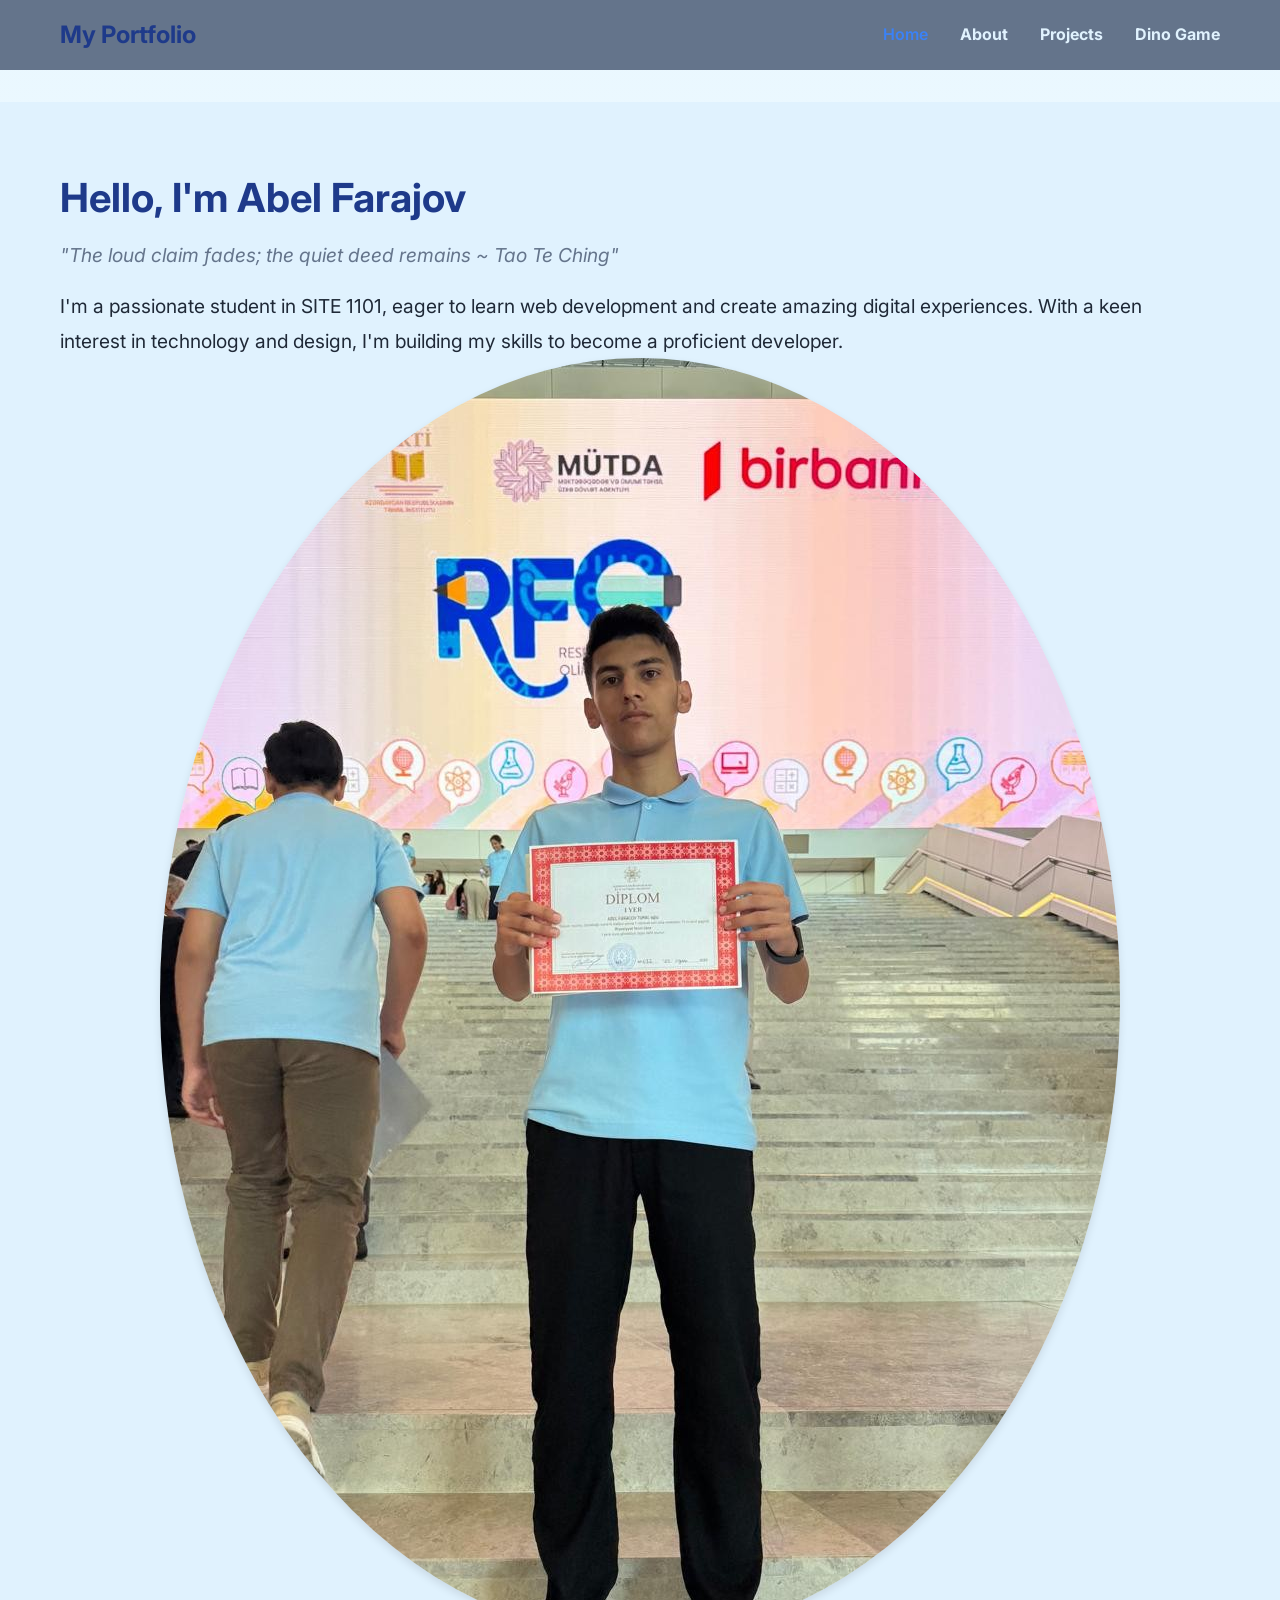
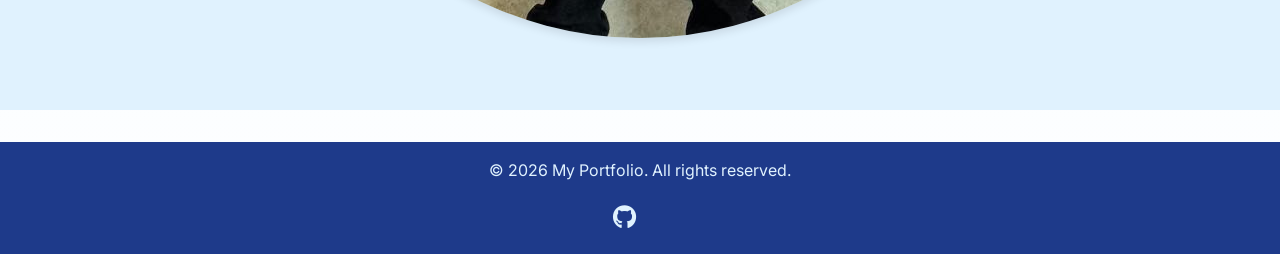
<file: index.html>
<!DOCTYPE html>
<html lang="en">
<head>
    <meta charset="UTF-8">
    <meta name="viewport" content="width=device-width, initial-scale=1.0">
    <title>Home - My Portfolio</title>
    <link rel="preconnect" href="https://fonts.googleapis.com">
    <link rel="preconnect" href="https://fonts.gstatic.com" crossorigin>
    <link href="https://fonts.googleapis.com/css2?family=Inter:wght@300;400;500;600;700&display=swap" rel="stylesheet">
    <link rel="stylesheet" href="style.css">
    <link rel="stylesheet" href="https://cdnjs.cloudflare.com/ajax/libs/font-awesome/6.0.0/css/all.min.css">
</head>
<body>
    <nav>
      <div class="container nav-container">
        <h1>My Portfolio</h1>
        <ul class="nav-links">
          <li><a href="index.html" class="active">Home</a></li>
          <li><a href="about.html">About</a></li>
          <li><a href="projects.html">Projects</a></li>
          <li><a href="game.html">Dino Game</a></li>
        </ul>
      </div>
    </nav>
    <main>
        <section class="hero">
            <div class="container">
                <div class="hero-content">
                    <h1>Hello, I'm Abel Farajov</h1>
                    <p class="hero-quote">"The loud claim fades; the quiet deed remains ~ Tao Te Ching"</p>
                    <p>I'm a passionate student in SITE 1101, eager to learn web development and create amazing digital experiences. With a keen interest in technology and design, I'm building my skills to become a proficient developer.</p>
                </div>
                <div class="hero-image">
                    <img src="images/profile.jpg" alt="Profile Photo">
                </div>
            </div>
        </section>
    </main>
    <footer>
      <div class="container">
        <p>&copy; 2026 My Portfolio. All rights reserved.</p>
        <div class="footer-links">
          <a href="https://github.com/abef088-arch" target="_blank" title="GitHub"><i class="fab fa-github"></i></a>
          <a href="https://www.codecademy.com/profiles/tag1670267955" target="_blank" title="Codecademy"><i class="fab fa-codecademy"></i></a>
        </div>
      </div>
    </footer>
</body>
</html>
</file>
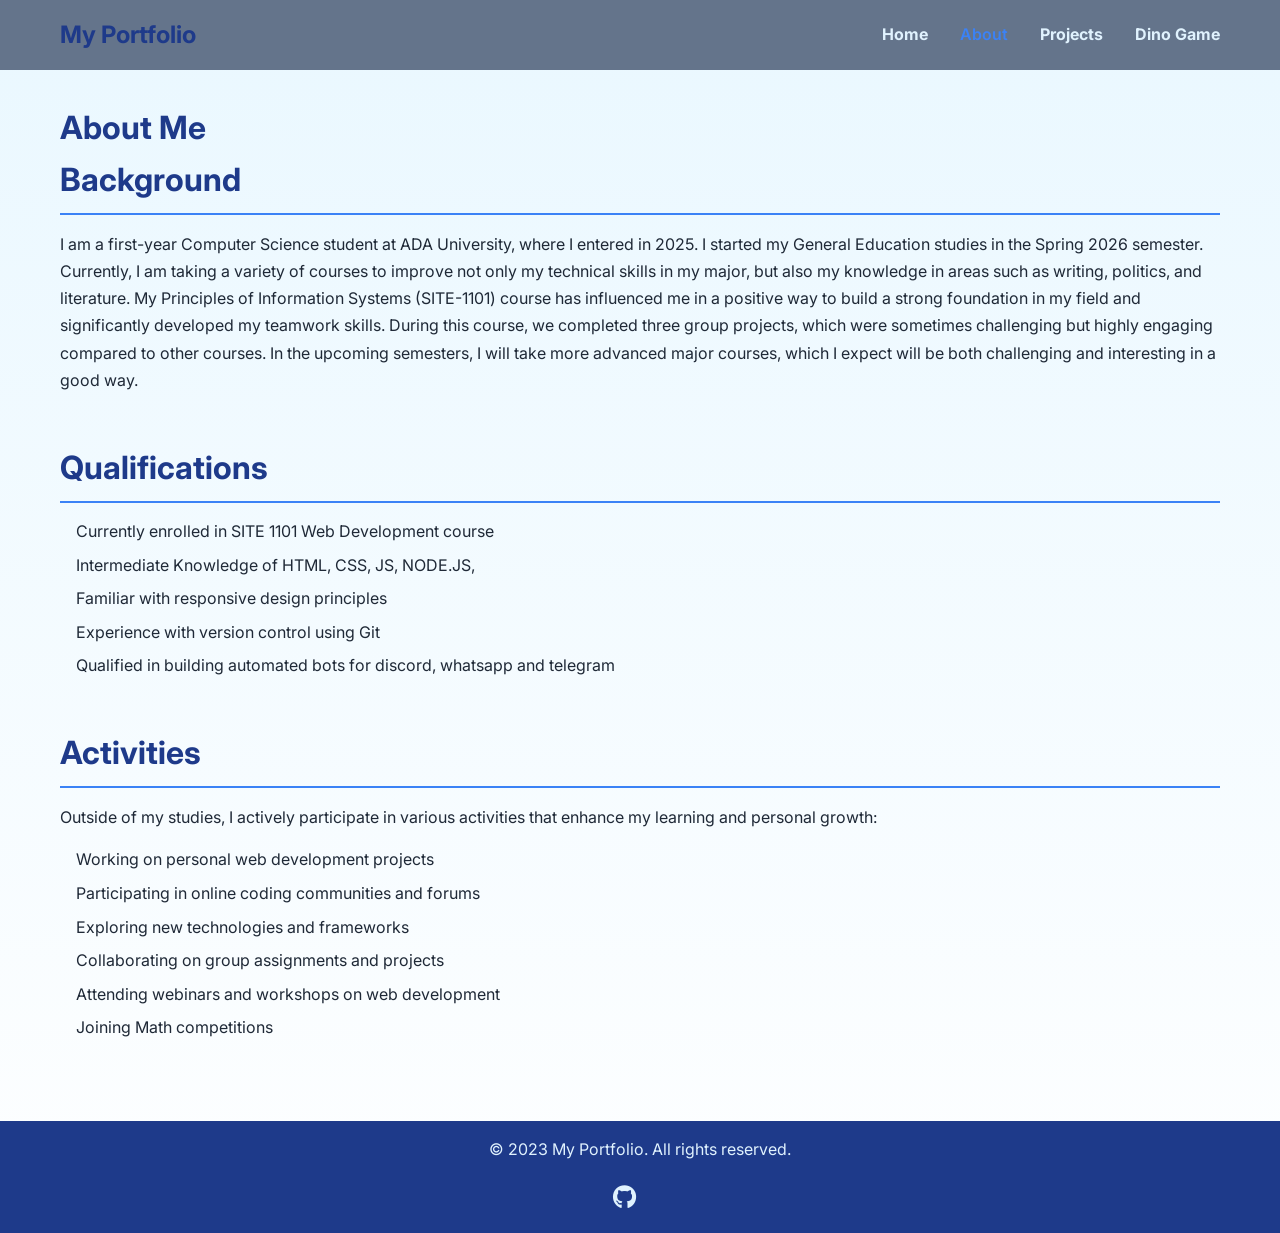
<file: about.html>
<!DOCTYPE html>
<html lang="en">
<head>
    <meta charset="UTF-8">
    <meta name="viewport" content="width=device-width, initial-scale=1.0">
    <title>About - My Portfolio</title>
    <link rel="preconnect" href="https://fonts.googleapis.com">
    <link rel="preconnect" href="https://fonts.gstatic.com" crossorigin>
    <link href="https://fonts.googleapis.com/css2?family=Inter:wght@300;400;500;600;700&display=swap" rel="stylesheet">
    <link rel="stylesheet" href="style.css">
    <link rel="stylesheet" href="https://cdnjs.cloudflare.com/ajax/libs/font-awesome/6.4.2/css/all.min.css">
</head>
<body>
    <nav>
      <div class="container nav-container">
        <h1>My Portfolio</h1>
        <ul class="nav-links">
          <li><a href="index.html">Home</a></li>
          <li><a href="about.html" class="active">About</a></li>
          <li><a href="projects.html">Projects</a></li>
          <li><a href="game.html">Dino Game</a></li>
        </ul>
      </div>
    </nav>
    <main>
        <div class="container">
            <h1>About Me</h1>
            
            <section class="about-section">
                <h2>Background</h2>
                <p>I am a first-year Computer Science student at ADA University, where I entered in 2025. I started my General Education studies in the Spring 2026 semester. Currently, I am taking a variety of courses to improve not only my technical skills in my major, but also my knowledge in areas such as writing, politics, and literature. My Principles of Information Systems (SITE-1101) course has influenced me in a positive way to build a strong foundation in my field and significantly developed my teamwork skills. During this course, we completed three group projects, which were sometimes challenging but highly engaging compared to other courses. In the upcoming semesters, I will take more advanced major courses, which I expect will be both challenging and interesting in a good way.</p>
            </section>
            
            <section class="about-section">
                <h2>Qualifications</h2>
                <ul>
                    <li>Currently enrolled in SITE 1101 Web Development course</li>
                    <li>Intermediate Knowledge of HTML, CSS, JS, NODE.JS, </li>
                    <li>Familiar with responsive design principles</li>
                    <li>Experience with version control using Git</li>
                    <li>Qualified in building automated bots for discord, whatsapp and telegram</li>
                </ul>
            </section>
            
            <section class="about-section">
                <h2>Activities</h2>
                <p>Outside of my studies, I actively participate in various activities that enhance my learning and personal growth:</p>
                <ul>
                    <li>Working on personal web development projects</li>
                    <li>Participating in online coding communities and forums</li>
                    <li>Exploring new technologies and frameworks</li>
                    <li>Collaborating on group assignments and projects</li>
                    <li>Attending webinars and workshops on web development</li>
                    <li>Joining Math competitions </li>
                </ul>
            </section>
        </div>
    </main>
    <footer>
      <div class="container">
        <p>&copy; 2023 My Portfolio. All rights reserved.</p>
        <div class="footer-links">
          <a href="https://github.com/abef088-arch" target="_blank" title="GitHub"><i class="fab fa-github"></i></a>
          <a href="https://www.codecademy.com/profiles/tag1670267955" target="_blank" title="Codecademy"><i class="fab fa-codecademy"></i></a>
        </div>
      </div>
    </footer>
</body>
</html>
</file>
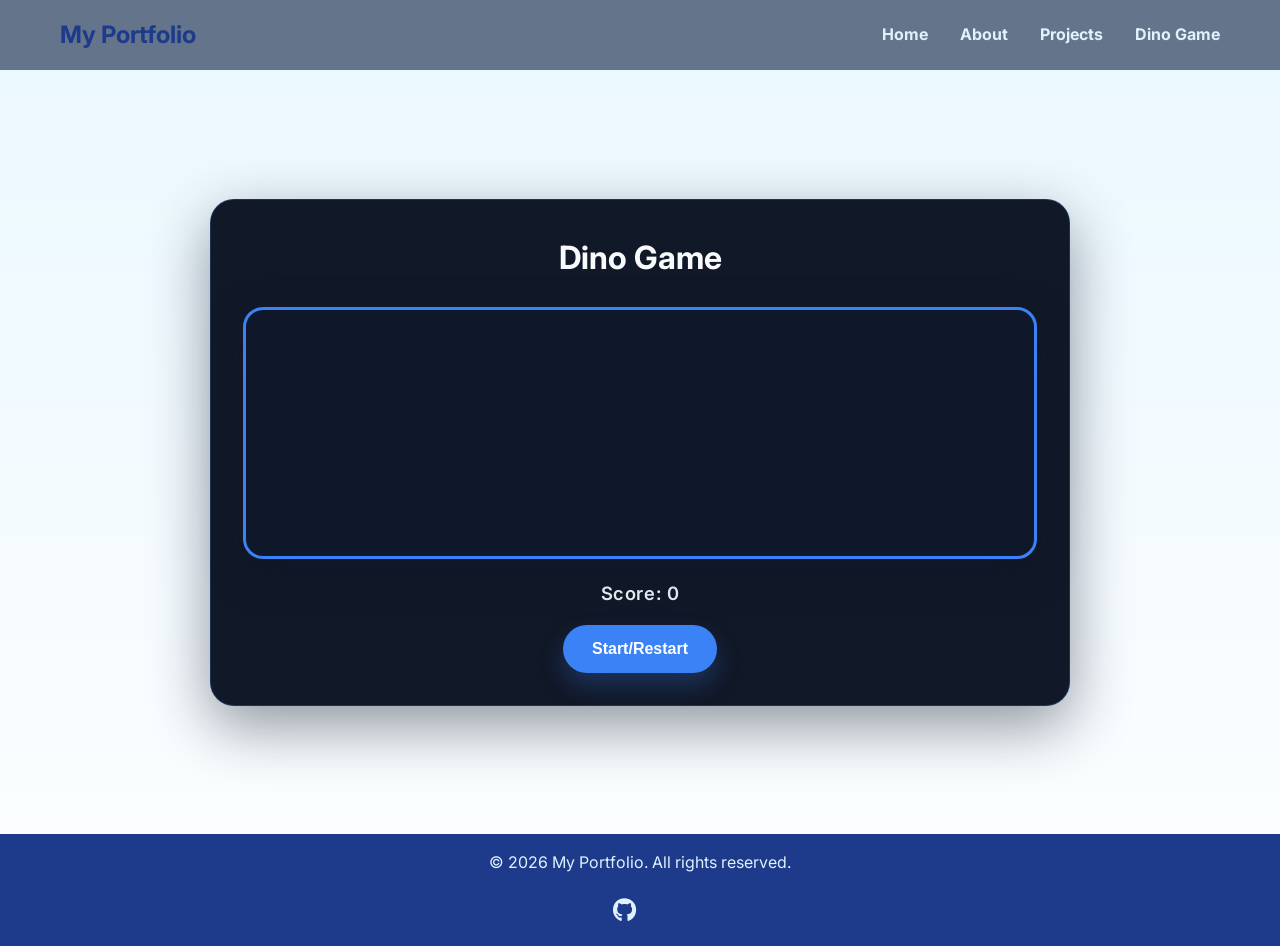
<file: game.html>
<!DOCTYPE html>
<html lang="en">
<head>
    <meta charset="UTF-8">
    <meta name="viewport" content="width=device-width, initial-scale=1.0">
    <title>Dino Game - My Portfolio</title>
    <link rel="preconnect" href="https://fonts.googleapis.com">
    <link rel="preconnect" href="https://fonts.gstatic.com" crossorigin>
    <link href="https://fonts.googleapis.com/css2?family=Inter:wght@300;400;500;600;700&display=swap" rel="stylesheet">
    <link rel="stylesheet" href="style.css">
    <link rel="stylesheet" href="https://cdnjs.cloudflare.com/ajax/libs/font-awesome/6.4.2/css/all.min.css">
</head>
<body>
    <div id="nav"></div>
    <main>
        <section class="game-section">
            <div class="container">
                <div id="game-container">
                    <h1>Dino Game</h1>
                    <canvas id="gameCanvas" width="800" height="250"></canvas>
                    <div class="score-display">Score: 0</div>
                    <button id="startRestartButton">Start/Restart</button>
                </div>
            </div>
        </section>
    </main>
    <div id="footer"></div>
    <script src="script.js"></script>
    <script src="game.js"></script>
</body>
</html>
</file>
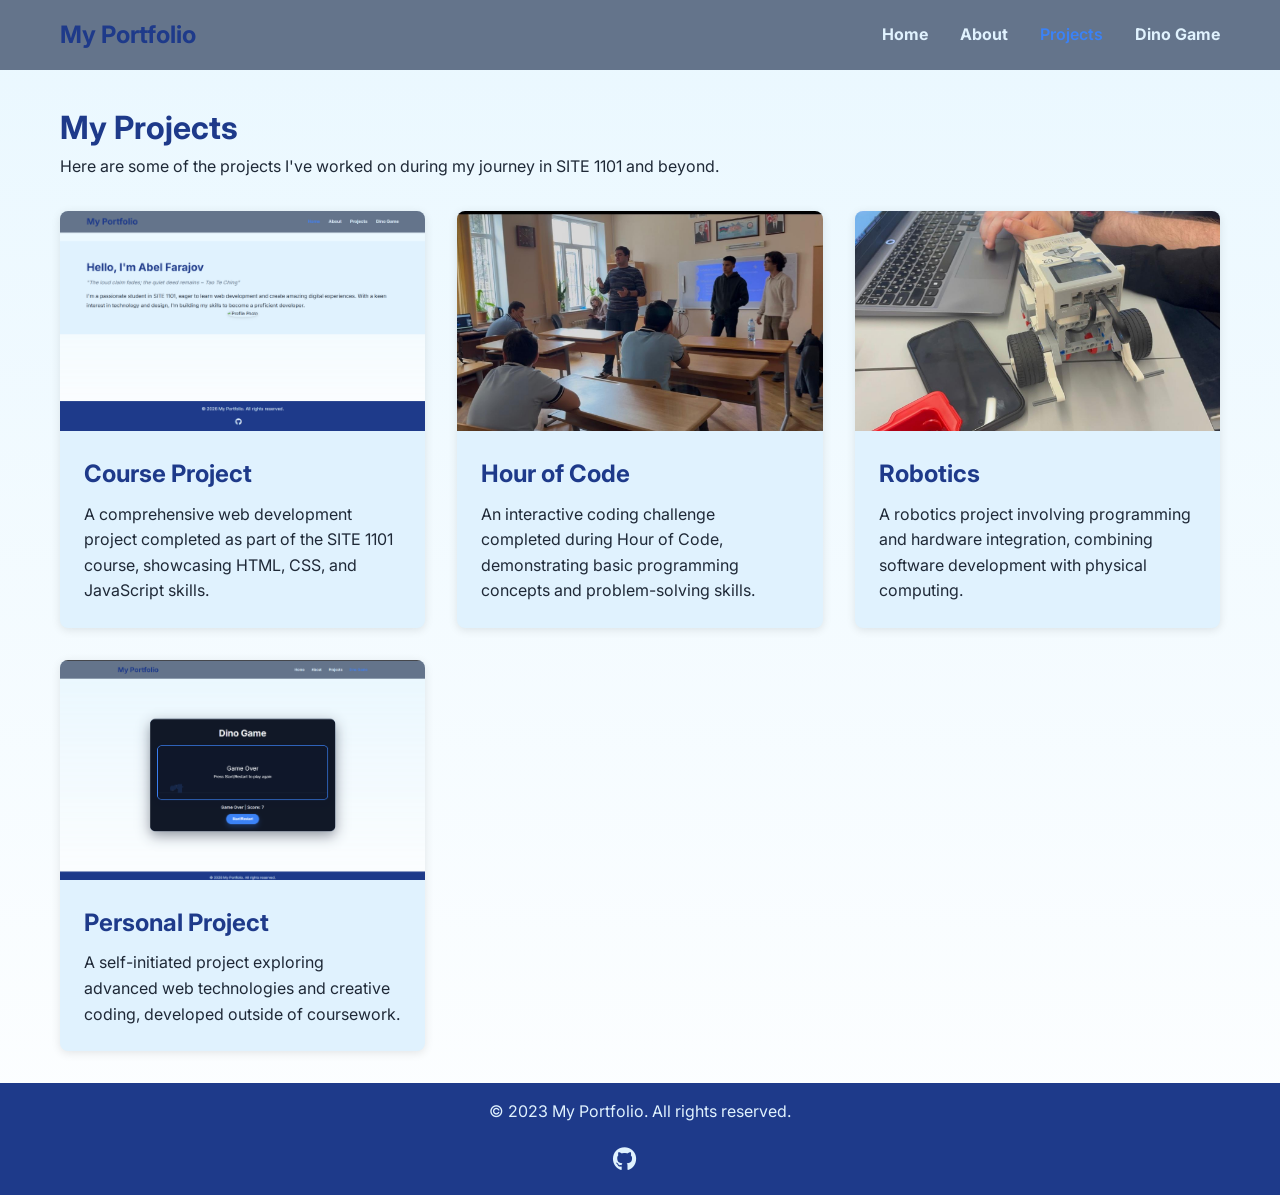
<file: projects.html>
<!DOCTYPE html>
<html lang="en">
<head>
    <meta charset="UTF-8">
    <meta name="viewport" content="width=device-width, initial-scale=1.0">
    <title>Projects - My Portfolio</title>
    <link rel="preconnect" href="https://fonts.googleapis.com">
    <link rel="preconnect" href="https://fonts.gstatic.com" crossorigin>
    <link href="https://fonts.googleapis.com/css2?family=Inter:wght@300;400;500;600;700&display=swap" rel="stylesheet">
    <link rel="stylesheet" href="style.css">
    <link rel="stylesheet" href="https://cdnjs.cloudflare.com/ajax/libs/font-awesome/6.0.0/css/all.min.css">
</head>
<body>
    <nav>
      <div class="container nav-container">
        <h1>My Portfolio</h1>
        <ul class="nav-links">
          <li><a href="index.html">Home</a></li>
          <li><a href="about.html">About</a></li>
          <li><a href="projects.html" class="active">Projects</a></li>
          <li><a href="game.html">Dino Game</a></li>
        </ul>
      </div>
    </nav>
    <main>
        <div class="container">
            <h1>My Projects</h1>
            <p>Here are some of the projects I've worked on during my journey in SITE 1101 and beyond.</p>
            
            <div class="projects-grid">
                <div class="project-card">
                    <img src="images/Image1.png" alt="Course Project Screenshot" class="project-image">
                    <div class="project-content">
                        <h3 class="project-title">Course Project</h3>
                        <p class="project-description">A comprehensive web development project completed as part of the SITE 1101 course, showcasing HTML, CSS, and JavaScript skills.</p>
                    </div>
                </div>
                
                <div class="project-card">
                    <img src="images/Image2.png" alt="Hour of Code Screenshot" class="project-image">
                    <div class="project-content">
                        <h3 class="project-title">Hour of Code</h3>
                        <p class="project-description">An interactive coding challenge completed during Hour of Code, demonstrating basic programming concepts and problem-solving skills.</p>
                    </div>
                </div>
                
                <div class="project-card">
                    <img src="images/Image3.png" alt="Robotics Project Screenshot" class="project-image">
                    <div class="project-content">
                        <h3 class="project-title">Robotics</h3>
                        <p class="project-description">A robotics project involving programming and hardware integration, combining software development with physical computing.</p>
                    </div>
                </div>
                
                <div class="project-card">
                    <img src="images/Image4.png" alt="Personal Project Screenshot" class="project-image">
                    <div class="project-content">
                        <h3 class="project-title">Personal Project</h3>
                        <p class="project-description">A self-initiated project exploring advanced web technologies and creative coding, developed outside of coursework.</p>
                    </div>
                </div>
            </div>
        </div>
    </main>
    <footer>
      <div class="container">
        <p>&copy; 2023 My Portfolio. All rights reserved.</p>
        <div class="footer-links">
          <a href="https://github.com/abef088-arch" target="_blank" title="GitHub"><i class="fab fa-github"></i></a>
          <a href="https://www.codecademy.com/profiles/AbelFarajov" target="_blank" title="Codecademy"><i class="fab fa-codecademy"></i></a>
        </div>
      </div>
    </footer>
</body>
</html>
</file>
<file: style.css>
*/
:root {
  --primary-color: #1e3a8a; /* Deep Blue */
  --secondary-color: #64748b; /* Slate Gray */
  --background-color: #ffffff; /* White */
  --text-color: #374151; /* Dark Gray */
  --accent-color: #3b82f6; /* Light Blue for accents */
}

h1, h2, h3 {
  color: var(--primary-color);
}
* {
  margin: 0;
  padding: 0;
  box-sizing: border-box;
}

body {
  font-family: 'Inter', sans-serif;
  line-height: 1.6;
  color: var(--text-color);
  background-color: var(--background-color);
}

.container {
  max-width: 1200px;
  margin: 0 auto;
  padding: 0 20px;
}

/* Navigation */
nav {
  background-color: var(--secondary-color);
  padding: 1rem 0;
}

.nav-container {
  display: flex;
  justify-content: space-between;
  align-items: center;
}

.nav-links {
  list-style: none;
  display: flex;
}

.nav-links li {
  margin-left: 2rem;
}

.nav-links a {
  color: var(--background-color);
  text-decoration: none;
  font-weight: bold;
  transition: color 0.3s;
}

.nav-links a.active {
  color: var(--accent-color);
  font-weight: 600;
}

/* Main Content */
main {
  min-height: calc(100vh - 200px); /* Adjust for nav and footer */
  padding: 2rem 0;
}

/* Footer */
footer {
  background-color: var(--primary-color);
  color: var(--background-color);
  padding: 1rem 0;
  text-align: center;
}

.footer-links {
  display: flex;
  justify-content: center;
  gap: 2rem;
  margin-top: 1rem;
}

.footer-links a {
  color: var(--background-color);
  text-decoration: none;
  font-size: 1.5rem;
  transition: color 0.3s;
}

.footer-links a:hover {
  color: var(--accent-color);
}

/* Hero Section */
.hero {
  display: flex;
  align-items: center;
  justify-content: space-between;
  padding: 4rem 0;
  background-color: var(--background-color);
}

.hero-content {
  flex: 1;
  padding-right: 2rem;
}

.hero-image {
  flex: 1;
  text-align: center;
}

.hero-image img {
  max-width: 100%;
  height: auto;
  border-radius: 50%;
  box-shadow: 0 4px 8px rgba(0, 0, 0, 0.1);
}

.hero h1 {
  font-size: 2.5rem;
  margin-bottom: 0.5rem;
  color: var(--primary-color);
}

.hero-quote {
  font-style: italic;
  color: var(--secondary-color);
  margin-bottom: 1rem;
  font-size: 1.1rem;
}

.hero p {
  font-size: 1.2rem;
  line-height: 1.8;
}

/* About Sections */
.about-section {
  margin-bottom: 3rem;
}

.about-section h2 {
  font-size: 2rem;
  margin-bottom: 1rem;
  color: var(--primary-color);
  border-bottom: 2px solid var(--accent-color);
  padding-bottom: 0.5rem;
}

.about-section p {
  margin-bottom: 1rem;
  line-height: 1.7;
}

.about-section ul {
  list-style: none;
  padding-left: 0;
}

.about-section li {
  margin-bottom: 0.5rem;
  padding-left: 1rem;
  position: relative;
}

/* Projects Grid */
.projects-grid {
  display: grid;
  grid-template-columns: repeat(auto-fit, minmax(280px, 1fr));
  gap: 2rem;
  margin-top: 2rem;
  align-items: stretch;
}

.project-card {
  background-color: var(--background-color);
  border-radius: 8px;
  box-shadow: 0 2px 10px rgba(0, 0, 0, 0.1);
  overflow: hidden;
  transition: transform 0.3s ease, box-shadow 0.3s ease;
  display: flex;
  flex-direction: column;
  height: 100%;
}

.project-card:hover {
  transform: translateY(-8px);
  box-shadow: 0 8px 25px rgba(0, 0, 0, 0.2);
}

.project-image {
  width: 100%;
  height: 220px !important;
  object-fit: cover !important;
}

.project-content {
  padding: 1.5rem;
  flex-grow: 1;
  display: flex;
  flex-direction: column;
  justify-content: space-between;
}

.project-title {
  font-size: 1.5rem;
  margin-bottom: 0.5rem;
  color: var(--primary-color);
}

.project-description {
  color: var(--text-color);
  line-height: 1.6;
}

/* Responsive Design */
@media (max-width: 768px) {
  /* Navigation adjustments */
  .nav-links li {
    margin-left: 1rem;
  }

  .nav-links a {
    font-size: 0.9rem;
  }

  /* Main content padding */
  main {
    padding: 1rem 0;
  }

  .container {
    padding: 0 15px;
  }

  /* Hero section */
  .hero {
    flex-direction: column;
    padding: 2rem 0;
  }

  .hero-content {
    padding-right: 0;
    margin-bottom: 1.5rem;
  }

  .hero h1 {
    font-size: 1.8rem;
  }

  .hero p {
    font-size: 1rem;
  }

  .hero-quote {
    font-size: 0.95rem;
  }

  /* About sections */
  .about-section h2 {
    font-size: 1.5rem;
  }

  .about-section p {
    font-size: 0.95rem;
  }

  /* Projects grid */
  .projects-grid {
    grid-template-columns: 1fr;
    gap: 1.5rem;
    margin-top: 1.5rem;
  }

  .project-card {
    width: 100%;
  }

  .project-image {
    height: 220px !important;
  }

  .project-content {
    padding: 1rem;
  }

  .project-title {
    font-size: 1.2rem;
  }

  .project-description {
    font-size: 0.9rem;
  }

  /* Footer */
  .footer-links {
    gap: 1rem;
  }

  .footer-links a {
    font-size: 1.2rem;
  }
}

/* Extra small screens */
@media (max-width: 480px) {
  .container {
    padding: 0 10px;
  }

  .hero h1 {
    font-size: 1.5rem;
  }

  .hero p {
    font-size: 0.9rem;
  }

  .about-section h2 {
    font-size: 1.3rem;
  }

  .project-title {
    font-size: 1rem;
  }

  .project-content {
    padding: 0.75rem;
  }

  .nav-links li {
    margin-left: 0.75rem;
  }
}

/* style.css - Modular and Responsive Styles */

/* Color Palette */
:root {
  --primary-color: #1e3a8a; /* Deep Blue */
  --secondary-color: #64748b; /* Slate Gray */
  --background-color: #e0f2fe; /* Soft Sky Blue */
  --text-color: #1f2937; /* Dark Gray */
  --accent-color: #3b82f6; /* Light Blue for accents */
}

h1, h2, h3 {
  color: var(--primary-color);
}
* {
  margin: 0;
  padding: 0;
  box-sizing: border-box;
}

body {
  font-family: 'Inter', sans-serif;
  line-height: 1.6;
  color: var(--text-color);
  background-color: var(--background-color);
  background-image: linear-gradient(180deg, rgba(236, 249, 255, 0.8), rgba(255, 255, 255, 0.95));
  background-repeat: no-repeat;
}

.container {
  max-width: 1200px;
  margin: 0 auto;
  padding: 0 20px;
}

/* Navigation */
nav {
  background-color: var(--secondary-color);
  padding: 1rem 0;
}

.nav-container {
  display: flex;
  justify-content: space-between;
  align-items: center;
}

.nav-links {
  list-style: none;
  display: flex;
}

.nav-links li {
  margin-left: 2rem;
}

.nav-links a {
  color: var(--background-color);
  text-decoration: none;
  font-weight: bold;
  transition: color 0.3s;
}

.nav-links a.active {
  color: var(--accent-color);
  font-weight: 600;
}

/* Main Content */
main {
  min-height: calc(100vh - 200px); /* Adjust for nav and footer */
  padding: 2rem 0;
}

/* Footer */
footer {
  background-color: var(--primary-color);
  color: var(--background-color);
  padding: 1rem 0;
  text-align: center;
}

.footer-links {
  display: flex;
  justify-content: center;
  gap: 2rem;
  margin-top: 1rem;
}

.footer-links a {
  color: var(--background-color);
  text-decoration: none;
  font-size: 1.5rem;
  transition: color 0.3s;
}

.footer-links a:hover {
  color: var(--accent-color);
}

/* Hero Section */
.hero {
  display: flex;
  align-items: center;
  justify-content: space-between;
  padding: 4rem 0;
  background-color: var(--background-color);
}

.hero-content {
  flex: 1;
  padding-right: 2rem;
}

.hero-image {
  flex: 1;
  text-align: center;
}

.hero-image img {
  max-width: 100%;
  height: auto;
  border-radius: 50%;
  box-shadow: 0 4px 8px rgba(0, 0, 0, 0.1);
}

.hero h1 {
  font-size: 2.5rem;
  margin-bottom: 0.5rem;
  color: var(--primary-color);
}

.hero-quote {
  font-style: italic;
  color: var(--secondary-color);
  margin-bottom: 1rem;
  font-size: 1.1rem;
}

.hero p {
  font-size: 1.2rem;
  line-height: 1.8;
}

/* Projects Grid */
.projects-grid {
  display: grid;
  grid-template-columns: repeat(auto-fit, minmax(280px, 1fr));
  gap: 2rem;
  margin-top: 2rem;
  align-items: stretch;
}

.project-card {
  background-color: var(--background-color);
  border-radius: 8px;
  box-shadow: 0 2px 10px rgba(0, 0, 0, 0.1);
  overflow: hidden;
  transition: transform 0.3s ease, box-shadow 0.3s ease;
  display: flex;
  flex-direction: column;
  height: 100%;
}

.project-card:hover {
  transform: translateY(-8px);
  box-shadow: 0 8px 25px rgba(0, 0, 0, 0.2);
}

.project-image {
  width: 100%;
  height: 220px !important;
  object-fit: cover !important;
}

.project-content {
  padding: 1.5rem;
  flex-grow: 1;
  display: flex;
  flex-direction: column;
  justify-content: space-between;
}

.project-title {
  font-size: 1.5rem;
  margin-bottom: 0.5rem;
  color: var(--primary-color);
}

.project-description {
  color: var(--text-color);
  line-height: 1.6;
}

/* Responsive Design */
@media (max-width: 768px) {
  /* Navigation adjustments */
  .nav-links li {
    margin-left: 1rem;
  }

  .nav-links a {
    font-size: 0.9rem;
  }

  /* Main content padding */
  main {
    padding: 1rem 0;
  }

  .container {
    padding: 0 15px;
  }

  /* Hero section */
  .hero {
    flex-direction: column;
    padding: 2rem 0;
  }

  .hero-content {
    padding-right: 0;
    margin-bottom: 1.5rem;
  }

  .hero h1 {
    font-size: 1.8rem;
  }

  .hero p {
    font-size: 1rem;
  }

  .hero-quote {
    font-size: 0.95rem;
  }

  /* About sections */
  .about-section h2 {
    font-size: 1.5rem;
  }

  .about-section p {
    font-size: 0.95rem;
  }

  /* Projects grid */
  .projects-grid {
    grid-template-columns: 1fr;
    gap: 1.5rem;
    margin-top: 1.5rem;
  }

  .project-card {
    width: 100%;
  }

  .project-image {
    height: 200px;
  }

  .project-content {
    padding: 1rem;
  }

  .project-title {
    font-size: 1.2rem;
  }

  .project-description {
    font-size: 0.9rem;
  }

  /* Footer */
  .footer-links {
    gap: 1rem;
  }

  .footer-links a {
    font-size: 1.2rem;
  }
}

/* Extra small screens */
@media (max-width: 480px) {
  .container {
    padding: 0 10px;
  }

  .hero h1 {
    font-size: 1.5rem;
  }

  .hero p {
    font-size: 0.9rem;
  }

  .about-section h2 {
    font-size: 1.3rem;
  }

  .project-title {
    font-size: 1rem;
  }

  .project-content {
    padding: 0.75rem;
  }

  .nav-links li {
    margin-left: 0.75rem;
  }
}

/* Game Page Styles */
.game-section {
  display: flex;
  align-items: center;
  justify-content: center;
  min-height: calc(100vh - 200px);
  padding: 2rem 0;
}

#game-container {
  width: min(100%, 860px);
  margin: 0 auto;
  padding: 2rem;
  background: #111827;
  border: 1px solid rgba(59, 130, 246, 0.25);
  border-radius: 24px;
  box-shadow: 0 20px 60px rgba(15, 23, 42, 0.45);
  text-align: center;
}

#game-container h1 {
  margin-bottom: 1.5rem;
  color: #f8fafc;
  font-size: clamp(1.8rem, 2.5vw, 2.6rem);
}

#gameCanvas {
  width: 100%;
  max-width: 800px;
  height: auto;
  display: block;
  margin: 0 auto;
  border: 3px solid var(--accent-color);
  border-radius: 20px;
  background: #0f172a;
  box-shadow: 0 14px 40px rgba(15, 23, 42, 0.45);
}

.score-display {
  margin-top: 1.25rem;
  color: #e2e8f0;
  font-size: 1.15rem;
  letter-spacing: 0.03em;
  font-weight: 600;
}

#startRestartButton {
  margin-top: 1rem;
  padding: 0.95rem 1.8rem;
  border: none;
  border-radius: 999px;
  background: var(--accent-color);
  color: #ffffff;
  font-size: 1rem;
  font-weight: 700;
  cursor: pointer;
  transition: transform 0.2s ease, box-shadow 0.2s ease, background-color 0.2s ease;
  box-shadow: 0 12px 25px rgba(59, 130, 246, 0.25);
}

#startRestartButton:hover,
#startRestartButton:focus {
  background: #2563eb;
  transform: translateY(-1px);
}

@media (max-width: 900px) {
  #game-container {
    padding: 1.5rem;
  }
}

@media (max-width: 600px) {
  .game-section {
    padding: 1.5rem 0;
    min-height: calc(100vh - 180px);
  }

  #gameCanvas {
    border-width: 2px;
    border-radius: 18px;
  }

  #startRestartButton {
    width: 100%;
  }
}
</file>
